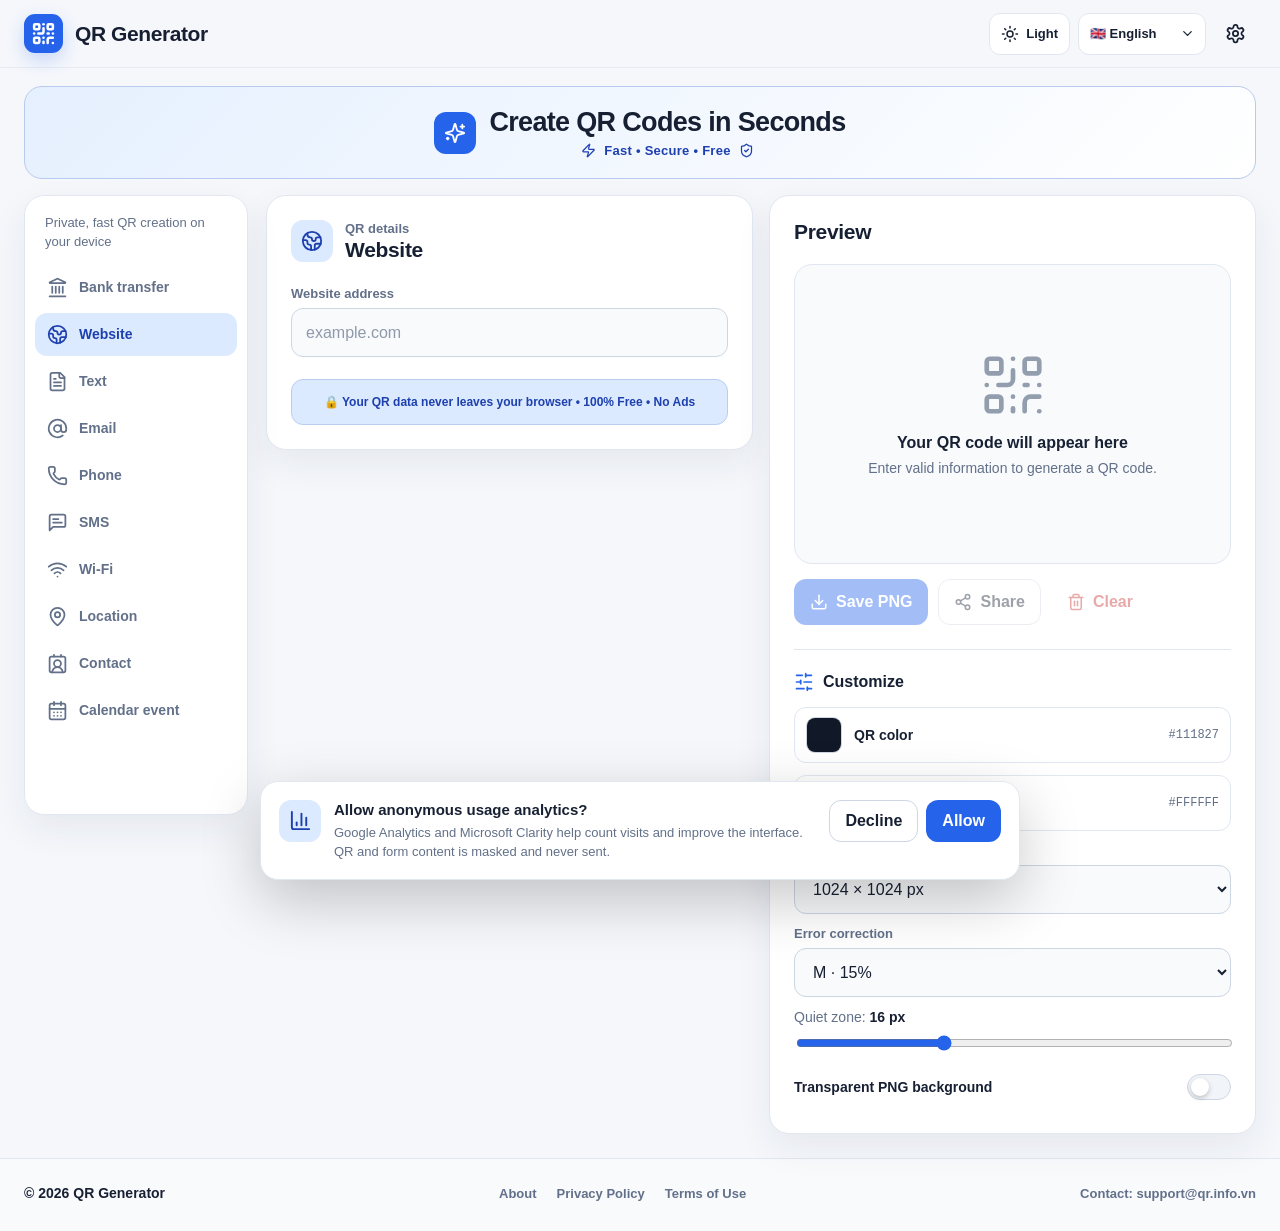
<file: index.html>
<!doctype html>
<html lang="vi">
  <head>
    <meta charset="UTF-8" />
    <meta
      name="viewport"
      content="width=device-width, initial-scale=1.0, viewport-fit=cover"
    />
    <meta name="theme-color" content="#2563eb" />
    <meta name="color-scheme" content="light dark" />
    <meta name="application-name" content="QR Generator" />
    <meta
      name="robots"
      content="index, follow, max-image-preview:large, max-snippet:-1, max-video-preview:-1"
    />
    <link rel="icon" type="image/svg+xml" href="./favicon.svg?v=1" />
    <link rel="canonical" href="https://qr.info.vn/" />
    <meta
      name="description"
      content="Tạo mã QR miễn phí cho website, Wi-Fi, văn bản, số điện thoại, email, SMS và chuyển khoản ngân hàng. Nhanh, riêng tư, không quảng cáo."
    />

    <meta property="og:type" content="website" />
    <meta property="og:locale" content="vi_VN" />
    <meta property="og:locale:alternate" content="en_US" />
    <meta property="og:site_name" content="QR Generator" />
    <meta property="og:url" content="https://qr.info.vn/" />
    <meta
      property="og:title"
      content="Tạo mã QR miễn phí online | QR Generator"
    />
    <meta
      property="og:description"
      content="Tạo QR cho website, Wi-Fi, văn bản, điện thoại, email, SMS và chuyển khoản ngân hàng. Nhanh, riêng tư và không quảng cáo."
    />
    <meta property="og:image" content="https://qr.info.vn/og.png" />
    <meta property="og:image:secure_url" content="https://qr.info.vn/og.png" />
    <meta property="og:image:type" content="image/png" />
    <meta property="og:image:width" content="1200" />
    <meta property="og:image:height" content="630" />
    <meta
      property="og:image:alt"
      content="QR Generator – Tạo mã QR miễn phí, nhanh, riêng tư và không quảng cáo"
    />

    <meta name="twitter:card" content="summary_large_image" />
    <meta
      name="twitter:title"
      content="Tạo mã QR miễn phí online | QR Generator"
    />
    <meta
      name="twitter:description"
      content="Tạo QR cho website, Wi-Fi, văn bản, điện thoại, email, SMS và chuyển khoản ngân hàng."
    />
    <meta name="twitter:image" content="https://qr.info.vn/og.png" />
    <meta
      name="twitter:image:alt"
      content="QR Generator – Tạo mã QR miễn phí, nhanh, riêng tư và không quảng cáo"
    />

    <script type="application/ld+json">
      {
        "@context": "https://schema.org",
        "@graph": [
          {
            "@type": "WebSite",
            "@id": "https://qr.info.vn/#website",
            "url": "https://qr.info.vn/",
            "name": "QR Generator",
            "alternateName": "Tạo mã QR miễn phí",
            "description": "Công cụ tạo mã QR miễn phí, nhanh, riêng tư và không quảng cáo.",
            "inLanguage": ["vi", "en"]
          },
          {
            "@type": "WebApplication",
            "@id": "https://qr.info.vn/#webapp",
            "url": "https://qr.info.vn/",
            "name": "QR Generator",
            "description": "Tạo mã QR miễn phí cho website, Wi-Fi, văn bản, số điện thoại, email, SMS và chuyển khoản ngân hàng.",
            "applicationCategory": "UtilitiesApplication",
            "operatingSystem": "Any",
            "browserRequirements": "Requires a modern web browser with JavaScript enabled.",
            "isAccessibleForFree": true,
            "inLanguage": ["vi", "en"],
            "image": "https://qr.info.vn/og.png",
            "featureList": [
              "Tạo mã QR miễn phí",
              "Tạo VietQR chuyển khoản ngân hàng",
              "Xử lý dữ liệu trực tiếp trong trình duyệt",
              "Không cần đăng ký",
              "Không quảng cáo"
            ],
            "offers": {
              "@type": "Offer",
              "price": "0",
              "priceCurrency": "VND"
            },
            "provider": {
              "@type": "Organization",
              "name": "QR Generator",
              "url": "https://qr.info.vn/",
              "email": "support@qr.info.vn"
            }
          }
        ]
      }
    </script>

    <title>Tạo mã QR miễn phí online | QR Generator</title>
    <script type="module" crossorigin src="./assets/index-Bz90rcNE.js"></script>
    <link rel="stylesheet" crossorigin href="./assets/index-CldOXUwd.css">
  </head>
  <body>
    <div id="root"></div>
  </body>
</html>
</file>
<file: assets/index-CldOXUwd.css>
:root{color-scheme:light;font-family:Inter,ui-sans-serif,-apple-system,BlinkMacSystemFont,Segoe UI,sans-serif;font-synthesis:none;text-rendering:optimizeLegibility;--primary: #2563eb;--primary-hover: #1d4ed8;--primary-soft: #dbeafe;--primary-soft-text: #1e40af;--background: #f5f7fb;--surface: #ffffff;--surface-muted: #f8fafc;--surface-low: #f1f5f9;--text: #172033;--text-muted: #627089;--border: #e1e7f0;--border-strong: #cdd6e3;--danger: #c93434;--danger-soft: #fee2e2;--warning: #8a4b09;--warning-soft: #fff1c9;--shadow: 0 14px 36px rgb(31 47 70 / 7%);--focus: 0 0 0 3px rgb(37 99 235 / 20%)}:root[data-theme=dark]{color-scheme:dark;--primary: #78a6ff;--primary-hover: #9abaff;--primary-soft: #172c53;--primary-soft-text: #bdd3ff;--background: #0b1220;--surface: #111a2c;--surface-muted: #0d1627;--surface-low: #182338;--text: #e6edf8;--text-muted: #a5b1c5;--border: #27334a;--border-strong: #394862;--danger: #ff8e8e;--danger-soft: #4a2028;--warning: #ffd38c;--warning-soft: #3d301d;--shadow: 0 18px 45px rgb(0 0 0 / 20%);--focus: 0 0 0 3px rgb(120 166 255 / 22%)}*{box-sizing:border-box}html{min-width:320px;background:var(--background)}body{min-width:320px;min-height:100vh;margin:0;background:var(--background);color:var(--text)}button,input,select,textarea{font:inherit}button{color:inherit}button,select,input[type=color],input[type=range],input[type=checkbox]{cursor:pointer}button:focus-visible,input:focus-visible,select:focus-visible,textarea:focus-visible{outline:none;box-shadow:var(--focus)}.app-shell{min-height:100vh}.top-bar{position:sticky;z-index:20;top:0;display:flex;min-height:calc(68px + env(safe-area-inset-top));align-items:center;justify-content:space-between;padding:env(safe-area-inset-top) max(24px,env(safe-area-inset-right)) 0 max(24px,env(safe-area-inset-left));border-bottom:1px solid color-mix(in srgb,var(--border) 75%,transparent);background:color-mix(in srgb,var(--background) 92%,transparent);backdrop-filter:blur(18px);-webkit-backdrop-filter:blur(18px)}.brand{display:flex;min-width:0;align-items:center;gap:12px;color:var(--text);text-decoration:none}.brand__mark{display:grid;width:39px;height:39px;flex:0 0 auto;place-items:center;border-radius:11px;background:var(--primary);color:#fff;box-shadow:0 7px 18px #2563eb38}:root[data-theme=dark] .brand__mark{color:#071225}.brand h1{overflow:hidden;margin:0;font-size:21px;font-weight:800;letter-spacing:-.02em;text-overflow:ellipsis;white-space:nowrap}.icon-button{display:inline-grid;width:42px;height:42px;padding:0;place-items:center;border:0;border-radius:11px;background:transparent}.icon-button:hover{background:var(--surface-low)}.top-bar__controls{display:flex;min-width:0;align-items:center;gap:8px}.top-bar__theme,.top-bar__language{min-height:42px;border:1px solid var(--border);border-radius:11px;background:var(--surface);color:var(--text)}.top-bar__theme{display:inline-flex;align-items:center;gap:7px;padding:0 11px;font-size:13px;font-weight:700}.top-bar__theme:hover,.top-bar__language:hover{border-color:var(--border-strong);background:var(--surface-low)}.top-bar__language{position:relative;display:flex;align-items:center}.top-bar__language select{min-height:40px;padding:0 32px 0 11px;border:0;outline:0;-webkit-appearance:none;-moz-appearance:none;appearance:none;background:transparent;color:var(--text);font-size:13px;font-weight:700}.top-bar__language>svg{position:absolute;right:10px;pointer-events:none}.visually-hidden{position:absolute!important;width:1px!important;height:1px!important;padding:0!important;overflow:hidden!important;clip:rect(0,0,0,0)!important;border:0!important;margin:-1px!important;white-space:nowrap!important}.marketing-hero{display:flex;width:min(1472px,calc(100% - 48px));max-width:1472px;align-items:center;justify-content:center;gap:13px;margin:18px auto 4px;padding:20px 24px;border:1px solid color-mix(in srgb,var(--primary) 22%,var(--border));border-radius:18px;background:linear-gradient(135deg,color-mix(in srgb,var(--primary-soft) 72%,var(--surface)),var(--surface));text-align:center}.marketing-hero__icon{display:grid;width:42px;height:42px;flex:0 0 auto;place-items:center;border-radius:12px;background:var(--primary);color:#fff}:root[data-theme=dark] .marketing-hero__icon{color:#071225}.marketing-hero h2{margin:0;font-size:clamp(19px,2.2vw,27px);letter-spacing:-.025em}.marketing-hero p{display:flex;align-items:center;justify-content:center;gap:8px;margin:5px 0 0;color:var(--primary-soft-text);font-size:13px;font-weight:750;letter-spacing:.02em}.app-layout{display:grid;max-width:1520px;min-height:calc(100vh - 68px);margin:0 auto;grid-template-columns:224px minmax(0,1fr);gap:18px;padding:12px 24px 24px}.card{border:1px solid var(--border);border-radius:20px;background:var(--surface);box-shadow:var(--shadow)}.type-navigation{position:sticky;top:calc(80px + env(safe-area-inset-top));align-self:start;min-height:min(620px,calc(100vh - 104px - env(safe-area-inset-top)));padding:10px}.type-navigation__tagline{margin:8px 10px 14px;color:var(--text-muted);font-size:13px;line-height:1.45}.type-navigation nav{display:grid;gap:4px}.type-navigation__item{display:flex;width:100%;align-items:center;gap:11px;padding:11px 12px;border:0;border-radius:12px;background:transparent;color:var(--text-muted);font-size:14px;font-weight:600;text-align:left}.type-navigation__item:hover{background:var(--surface-low);color:var(--text)}.type-navigation__item.is-selected{background:var(--primary-soft);color:var(--primary-soft-text)}.app-content{display:grid;min-width:0;align-content:start;align-items:start;gap:16px}.field.mobile-type-select{display:none}.form-card,.preview-card{padding:24px}.card-heading{display:flex;align-items:center;gap:12px}.card-heading__icon{display:grid;width:42px;height:42px;flex:0 0 auto;place-items:center;border-radius:12px;background:var(--primary-soft);color:var(--primary-soft-text)}.card-heading__eyebrow{display:block;margin-bottom:2px;color:var(--text-muted);font-size:13px;font-weight:650}.card-heading h2,.preview-card h2{margin:0;font-size:21px;letter-spacing:-.015em}.form-card__fields{margin-top:24px}.form-card__trust{margin:22px 0 0;padding:13px 15px;border:1px solid color-mix(in srgb,var(--primary) 20%,var(--border));border-radius:12px;background:var(--primary-soft);color:var(--primary-soft-text);font-size:12px;font-weight:650;line-height:1.5;text-align:center}.field-stack{display:grid;gap:16px}.field-pair{display:grid;grid-template-columns:repeat(2,minmax(0,1fr));gap:16px}.field{display:grid;min-width:0;gap:7px}.field__label{color:var(--text-muted);font-size:13px;font-weight:650}.field input:not([type=color],[type=range],[type=checkbox]),.field select,.field textarea,.mobile-type-select select{width:100%;min-height:49px;padding:12px 14px;border:1px solid var(--border-strong);border-radius:12px;outline:0;background:var(--surface-muted);color:var(--text);transition:border-color .12s ease,box-shadow .12s ease}.field textarea{min-height:92px;resize:vertical;line-height:1.5}.field input::placeholder,.field textarea::placeholder{color:color-mix(in srgb,var(--text-muted) 70%,transparent)}.field input:hover,.field select:hover,.field textarea:hover{border-color:color-mix(in srgb,var(--primary) 45%,var(--border-strong))}.field input:focus,.field select:focus,.field textarea:focus{border-color:var(--primary)}.field__control{position:relative;display:flex;min-width:0}.field__control>input,.field__control>textarea{padding-right:48px!important}.field__suffix{position:absolute;top:50%;right:5px;display:grid;transform:translateY(-50%)}.field__icon-button{display:grid;width:38px;height:38px;padding:0;place-items:center;border:0;border-radius:9px;background:transparent;color:var(--text-muted)}.field__icon-button:hover{background:var(--surface-low)}.field__control--unit{align-items:center}.field__control--unit>input{padding-right:78px!important}.field__control--unit>span{position:absolute;right:14px;color:var(--text-muted);font-size:13px}.field--error input,.field--error select,.field--error textarea{border-color:var(--danger)!important}.field__error{color:var(--danger);font-size:12px;line-height:1.35}.field__help{color:var(--text-muted);font-size:12px;line-height:1.4}.character-count{display:block;margin-top:7px;color:var(--text-muted);font-size:12px;text-align:right}.form-note{display:flex;align-items:flex-start;gap:10px;padding:12px 14px;border:1px solid color-mix(in srgb,var(--primary) 25%,var(--border));border-radius:12px;background:var(--primary-soft);color:var(--primary-soft-text);font-size:12px;line-height:1.5}.form-note>svg{flex:0 0 auto;margin-top:1px}.form-note>span,.form-note strong{display:block}.form-note strong{margin-bottom:2px;font-size:13px}.switch-field{position:relative;display:flex;min-height:44px;align-items:center;justify-content:space-between;gap:14px;color:var(--text);font-size:14px;font-weight:600}.switch-field input{position:absolute;right:0;width:44px;height:26px;margin:0;opacity:0}.switch-field__track{position:relative;width:44px;height:26px;flex:0 0 auto;border:1px solid var(--border-strong);border-radius:99px;background:var(--surface-low);transition:background .15s ease}.switch-field__thumb{position:absolute;top:3px;left:3px;width:18px;height:18px;border-radius:50%;background:#fff;box-shadow:0 2px 5px #00000038;transition:transform .15s ease}.switch-field input:checked+.switch-field__track{border-color:var(--primary);background:var(--primary)}.switch-field input:checked+.switch-field__track .switch-field__thumb{transform:translate(18px)}.switch-field input:focus-visible+.switch-field__track{box-shadow:var(--focus)}.preview-card>h2{margin-bottom:20px}.preview-card__layout{display:grid;gap:24px}.preview-column,.customize-column{display:grid;min-width:0;align-content:start;gap:12px}.qr-stage{display:grid;min-height:300px;place-items:center;padding:12px;overflow:hidden;border:1px solid var(--border);border-radius:18px;background:var(--surface-muted)}.qr-stage--transparent{background-color:var(--surface-muted);background-image:linear-gradient(45deg,var(--surface-low) 25%,transparent 25%),linear-gradient(-45deg,var(--surface-low) 25%,transparent 25%),linear-gradient(45deg,transparent 75%,var(--surface-low) 75%),linear-gradient(-45deg,transparent 75%,var(--surface-low) 75%);background-position:0 0,0 8px,8px -8px,-8px 0;background-size:16px 16px}.qr-canvas{display:block;width:min(100%,300px);height:auto;border-radius:2px}.qr-empty{display:grid;max-width:360px;place-items:center;color:var(--text-muted);text-align:center}.qr-empty svg{margin-bottom:14px;opacity:.68}.qr-empty strong{color:var(--text);font-size:16px}.qr-empty p{margin:6px 0 0;font-size:14px;line-height:1.5}.qr-stage__error{max-width:320px;color:var(--danger);font-weight:650;text-align:center}.warning-banner{display:flex;align-items:flex-start;gap:10px;padding:11px 12px;border-radius:12px;background:var(--warning-soft);color:var(--warning);font-size:13px;line-height:1.45}.warning-banner svg{flex:0 0 auto}.encoded-data{display:flex;min-width:0;align-items:flex-start;justify-content:space-between;gap:8px;padding:11px 7px 11px 14px;border:1px solid var(--border);border-radius:14px;background:var(--surface-muted)}.encoded-data>span{min-width:0}.encoded-data__label{display:block;margin-bottom:5px;color:var(--text-muted);font-size:11px;font-weight:700;letter-spacing:.04em;text-transform:uppercase}.encoded-data code{display:block;max-height:90px;overflow:auto;color:var(--text);font-size:12px;line-height:1.45;overflow-wrap:anywhere;white-space:pre-wrap}.preview-actions{display:flex;flex-wrap:wrap;gap:10px;margin-top:3px}.mobile-share-hint{margin:-1px 0 0;color:var(--text-muted);font-size:12.5px;line-height:1.5}.button{display:inline-flex;min-height:46px;align-items:center;justify-content:center;gap:8px;padding:10px 15px;border:1px solid transparent;border-radius:12px;font-weight:700}.button:disabled{cursor:not-allowed;opacity:.42}.button--primary{background:var(--primary);color:#fff}:root[data-theme=dark] .button--primary{color:#071225}.button--primary:not(:disabled):hover{background:var(--primary-hover)}.button--secondary{border-color:var(--border-strong);background:var(--surface)}.button--secondary:not(:disabled):hover,.button--ghost:not(:disabled):hover{background:var(--surface-low)}.button--ghost{background:transparent}.button--danger{color:var(--danger)}.button--destructive{background:var(--danger);color:#fff}.customize-column{padding-top:20px;border-top:1px solid var(--border)}.customize-column h3{display:flex;align-items:center;gap:9px;margin:2px 0 3px;font-size:16px}.customize-column h3 svg{color:var(--primary)}.color-field{display:flex;min-height:55px;align-items:center;gap:12px;padding:9px 11px;border:1px solid var(--border);border-radius:12px}.color-field:hover{border-color:var(--border-strong)}.color-field input{width:36px;height:36px;padding:0;overflow:hidden;border:1px solid var(--border-strong);border-radius:9px;background:transparent}.color-field input::-webkit-color-swatch-wrapper{padding:0}.color-field input::-webkit-color-swatch{border:0}.color-field span{flex:1;font-size:14px;font-weight:600}.color-field code{color:var(--text-muted);font-size:12px}.range-field{display:grid;gap:8px;font-size:14px}.range-field>span{color:var(--text-muted)}.range-field strong{color:var(--text)}.range-field input{width:100%;accent-color:var(--primary)}.dialog-backdrop{position:fixed;z-index:100;top:0;right:0;bottom:0;left:0;display:grid;align-items:center;justify-items:center;padding:max(20px,env(safe-area-inset-top)) max(16px,env(safe-area-inset-right)) max(20px,env(safe-area-inset-bottom)) max(16px,env(safe-area-inset-left));background:#060d1994;backdrop-filter:blur(6px);-webkit-backdrop-filter:blur(6px)}.dialog{width:min(100%,500px);max-height:90vh;overflow:auto;border:1px solid var(--border);border-radius:20px;background:var(--surface);box-shadow:0 24px 70px #00000047}.dialog--compact{width:min(100%,430px)}.dialog__header{display:flex;align-items:center;justify-content:space-between;gap:12px;padding:20px 20px 10px 24px}.dialog__title-wrap{display:flex;align-items:center;gap:11px}.dialog__icon{display:grid;width:42px;height:42px;place-items:center;border-radius:12px;background:var(--primary-soft);color:var(--primary-soft-text)}.dialog h2{margin:0;font-size:20px}.dialog__body{padding:14px 24px 24px;color:var(--text-muted);line-height:1.55}.dialog__body>p{margin:0}.dialog__footer{display:flex;justify-content:flex-end;gap:10px;padding:14px 24px 20px;border-top:1px solid var(--border)}.settings-fields{display:grid;gap:20px}.privacy-row{display:grid;width:100%;align-items:center;gap:12px;padding:12px 8px;border:0;border-radius:12px;grid-template-columns:auto minmax(0,1fr) auto;background:transparent;text-align:left}.privacy-row:hover{background:var(--surface-low)}.privacy-row__icon{display:grid;width:40px;height:40px;place-items:center;border-radius:11px;background:var(--primary-soft);color:var(--primary-soft-text)}.privacy-row strong,.privacy-row small{display:block}.privacy-row strong{color:var(--text);font-size:14px}.privacy-row small{margin-top:3px;color:var(--text-muted);font-size:12px}.privacy-message{color:var(--text-muted)}.analytics-consent{position:fixed;z-index:160;right:max(20px,env(safe-area-inset-right));bottom:max(20px,env(safe-area-inset-bottom));left:max(20px,env(safe-area-inset-left));display:grid;width:min(760px,calc(100vw - 40px));margin:0 auto;align-items:start;gap:13px;padding:18px;border:1px solid var(--border);border-radius:18px;grid-template-columns:auto minmax(0,1fr) auto;background:var(--surface);box-shadow:0 20px 60px #00000038}.analytics-consent__icon{display:grid;width:42px;height:42px;place-items:center;border-radius:12px;background:var(--primary-soft);color:var(--primary-soft-text)}.analytics-consent__content strong{display:block;margin-top:1px;font-size:15px}.analytics-consent__content p{margin:5px 0 0;color:var(--text-muted);font-size:13px;line-height:1.48}.analytics-consent__actions{display:flex;gap:8px}.analytics-consent__actions .button{min-height:42px;white-space:nowrap}.information-page{width:100%;max-width:980px;min-height:calc(100vh - 260px);margin:0 auto;padding:28px 24px 46px}.information-page__card{padding:clamp(24px,5vw,52px)}.information-page__back{display:inline-flex;align-items:center;gap:7px;margin-bottom:28px;color:var(--primary);font-size:14px;font-weight:750;text-decoration:none}.information-page__back:hover{text-decoration:underline}.information-page h1{margin:0;font-size:clamp(28px,5vw,42px);letter-spacing:-.035em}.information-page h2{margin:32px 0 12px;font-size:20px;letter-spacing:-.015em}.information-page p,.information-page li{color:var(--text-muted);font-size:15px;line-height:1.72}.information-page p{margin:12px 0}.information-page ul{display:grid;gap:8px;margin:12px 0;padding-left:24px}.information-page a{color:var(--primary)}.information-page__lead{max-width:760px;color:var(--text)!important;font-size:17px!important}.information-page__updated{margin-top:7px!important;font-size:13px!important;font-weight:650}.information-page__feature-list{padding:0!important;grid-template-columns:repeat(2,minmax(0,1fr));list-style:none}.information-page__feature-list li{display:flex;align-items:center;gap:9px;padding:11px 13px;border:1px solid var(--border);border-radius:11px;background:var(--surface-muted);color:var(--text);font-weight:650}.information-page__feature-list svg{flex:0 0 auto;color:var(--primary)}.site-footer{padding:26px max(24px,env(safe-area-inset-right)) max(30px,env(safe-area-inset-bottom)) max(24px,env(safe-area-inset-left));border-top:1px solid var(--border);background:var(--surface-muted)}.site-footer__inner{display:grid;max-width:1472px;align-items:center;gap:16px 28px;margin:0 auto;grid-template-columns:auto minmax(0,1fr) auto}.site-footer strong{font-size:14px}.site-footer nav{display:flex;flex-wrap:wrap;justify-content:center;gap:9px 20px}.site-footer a{color:var(--text-muted);font-size:13px;font-weight:650;text-decoration:none}.site-footer a:hover{color:var(--primary);text-decoration:underline}.site-footer__contact{display:grid;justify-items:end;gap:6px}.toast{position:fixed;z-index:200;right:max(22px,env(safe-area-inset-right));bottom:max(22px,env(safe-area-inset-bottom));max-width:min(420px,calc(100vw - 32px));padding:13px 16px;border:1px solid var(--border);border-radius:12px;background:var(--text);color:var(--surface);box-shadow:0 16px 38px #0000003d;font-size:14px;font-weight:650}.toast--error{border-color:color-mix(in srgb,var(--danger) 60%,transparent);background:var(--danger);color:#fff}@media(min-width:1001px){.app-content{grid-template-columns:repeat(2,minmax(0,1fr))}.form-card{grid-column:1;grid-row:1;min-width:0}.preview-card{grid-column:2;grid-row:1;min-width:0}}@media(max-width:1199px)and (min-width:1001px){.marketing-hero{width:auto;margin-right:14px;margin-left:14px}.app-layout{grid-template-columns:190px minmax(0,1fr);gap:12px;padding-right:14px;padding-left:14px}.field-pair{grid-template-columns:1fr}}@media(max-width:1000px)and (min-width:760px){.marketing-hero{width:auto;margin-right:14px;margin-left:14px}.app-layout{grid-template-columns:190px minmax(0,1fr);gap:12px;padding-right:14px;padding-left:14px}}@media(max-width:759px){.top-bar{min-height:calc(62px + env(safe-area-inset-top));padding-right:max(16px,env(safe-area-inset-right));padding-left:max(16px,env(safe-area-inset-left))}.brand h1{font-size:19px}.brand__mark{width:36px;height:36px}.app-layout{display:block;min-height:0;padding:8px max(16px,env(safe-area-inset-right)) max(24px,env(safe-area-inset-bottom)) max(16px,env(safe-area-inset-left))}.marketing-hero{width:auto;justify-content:flex-start;margin:12px 16px 6px;padding:16px;text-align:left}.marketing-hero p{justify-content:flex-start}.type-navigation{display:none}.app-content{gap:14px}.analytics-consent{right:max(12px,env(safe-area-inset-right));bottom:max(12px,env(safe-area-inset-bottom));left:max(12px,env(safe-area-inset-left));width:auto;padding:16px;grid-template-columns:auto minmax(0,1fr)}.analytics-consent__actions{grid-column:1 / -1}.analytics-consent__actions .button{flex:1}.information-page{min-height:calc(100vh - 240px);padding:18px 16px 34px}.information-page__card{padding:24px 20px}.information-page__feature-list{grid-template-columns:1fr}.site-footer{padding-right:16px;padding-left:16px}.site-footer__inner{justify-items:center;grid-template-columns:1fr;text-align:center}.site-footer__contact{justify-items:center}.field.mobile-type-select{display:grid}.mobile-type-select__control{position:relative;display:flex;align-items:center}.mobile-type-select__control>svg{display:none}.mobile-type-select select{padding-left:14px;border:1px solid var(--border-strong);background:var(--surface);color:var(--text);font-weight:650}.form-card,.preview-card{padding:19px;border-radius:18px}.form-card__fields{margin-top:20px}.field-pair{grid-template-columns:1fr}.qr-stage{min-height:min(300px,calc(100vw - 72px))}.preview-actions{display:grid;grid-template-columns:repeat(2,minmax(0,1fr))}.preview-actions .button--danger,.preview-actions--mobile-share .button--primary{grid-column:1 / -1}.toast{right:16px;bottom:max(16px,env(safe-area-inset-bottom));left:16px;max-width:none;text-align:center}}@media(max-width:520px){.brand h1,.top-bar__theme span{display:none}.top-bar__theme{width:42px;padding:0;justify-content:center}.top-bar__controls{gap:6px}.top-bar__language select{max-width:122px;padding-right:28px;padding-left:9px}}@media(max-width:390px){.form-card,.preview-card{padding:16px}.preview-actions{grid-template-columns:1fr}.preview-actions .button--danger{grid-column:auto}.color-field code{display:none}}@media(max-height:700px)and (min-width:760px){.qr-stage{min-height:220px}.qr-canvas{width:min(100%,220px)}}@media(prefers-reduced-motion:reduce){*,*:before,*:after{scroll-behavior:auto!important;transition-duration:.01ms!important;animation-duration:.01ms!important;animation-iteration-count:1!important}}
</file>
